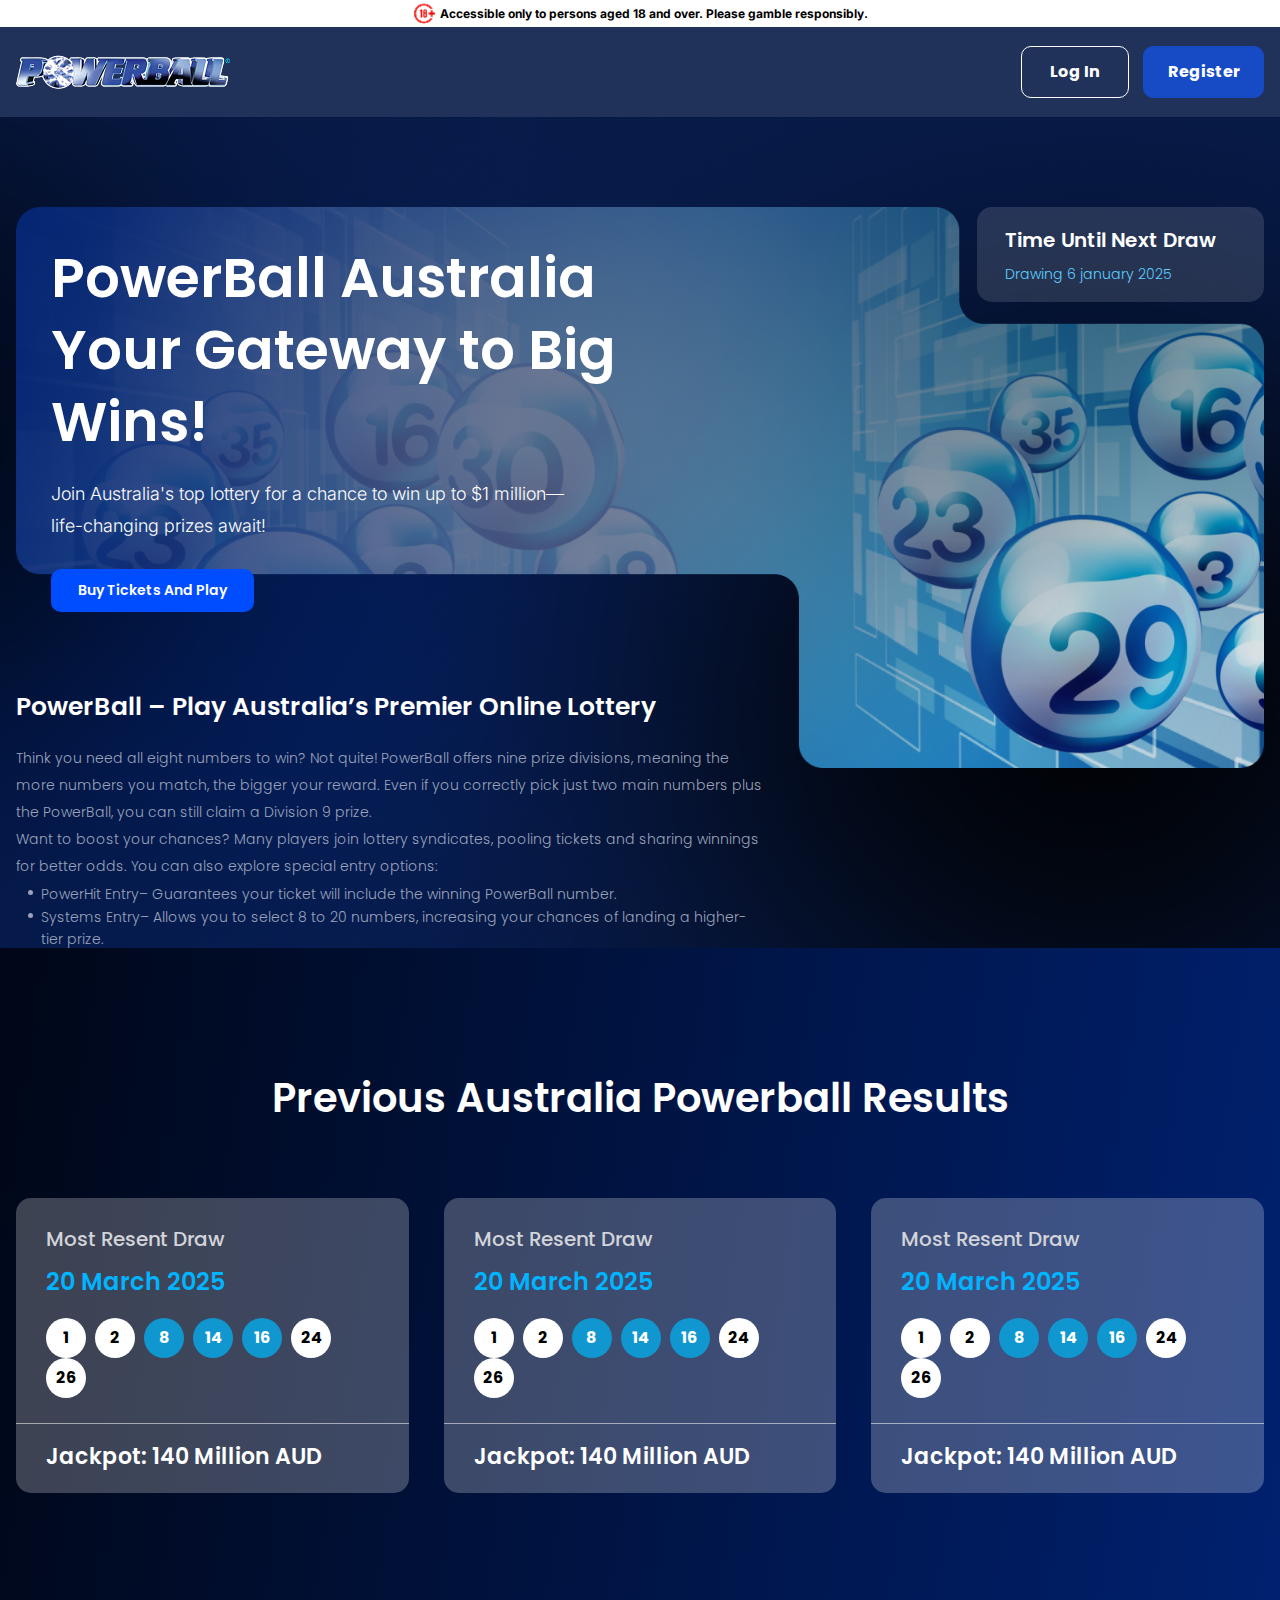
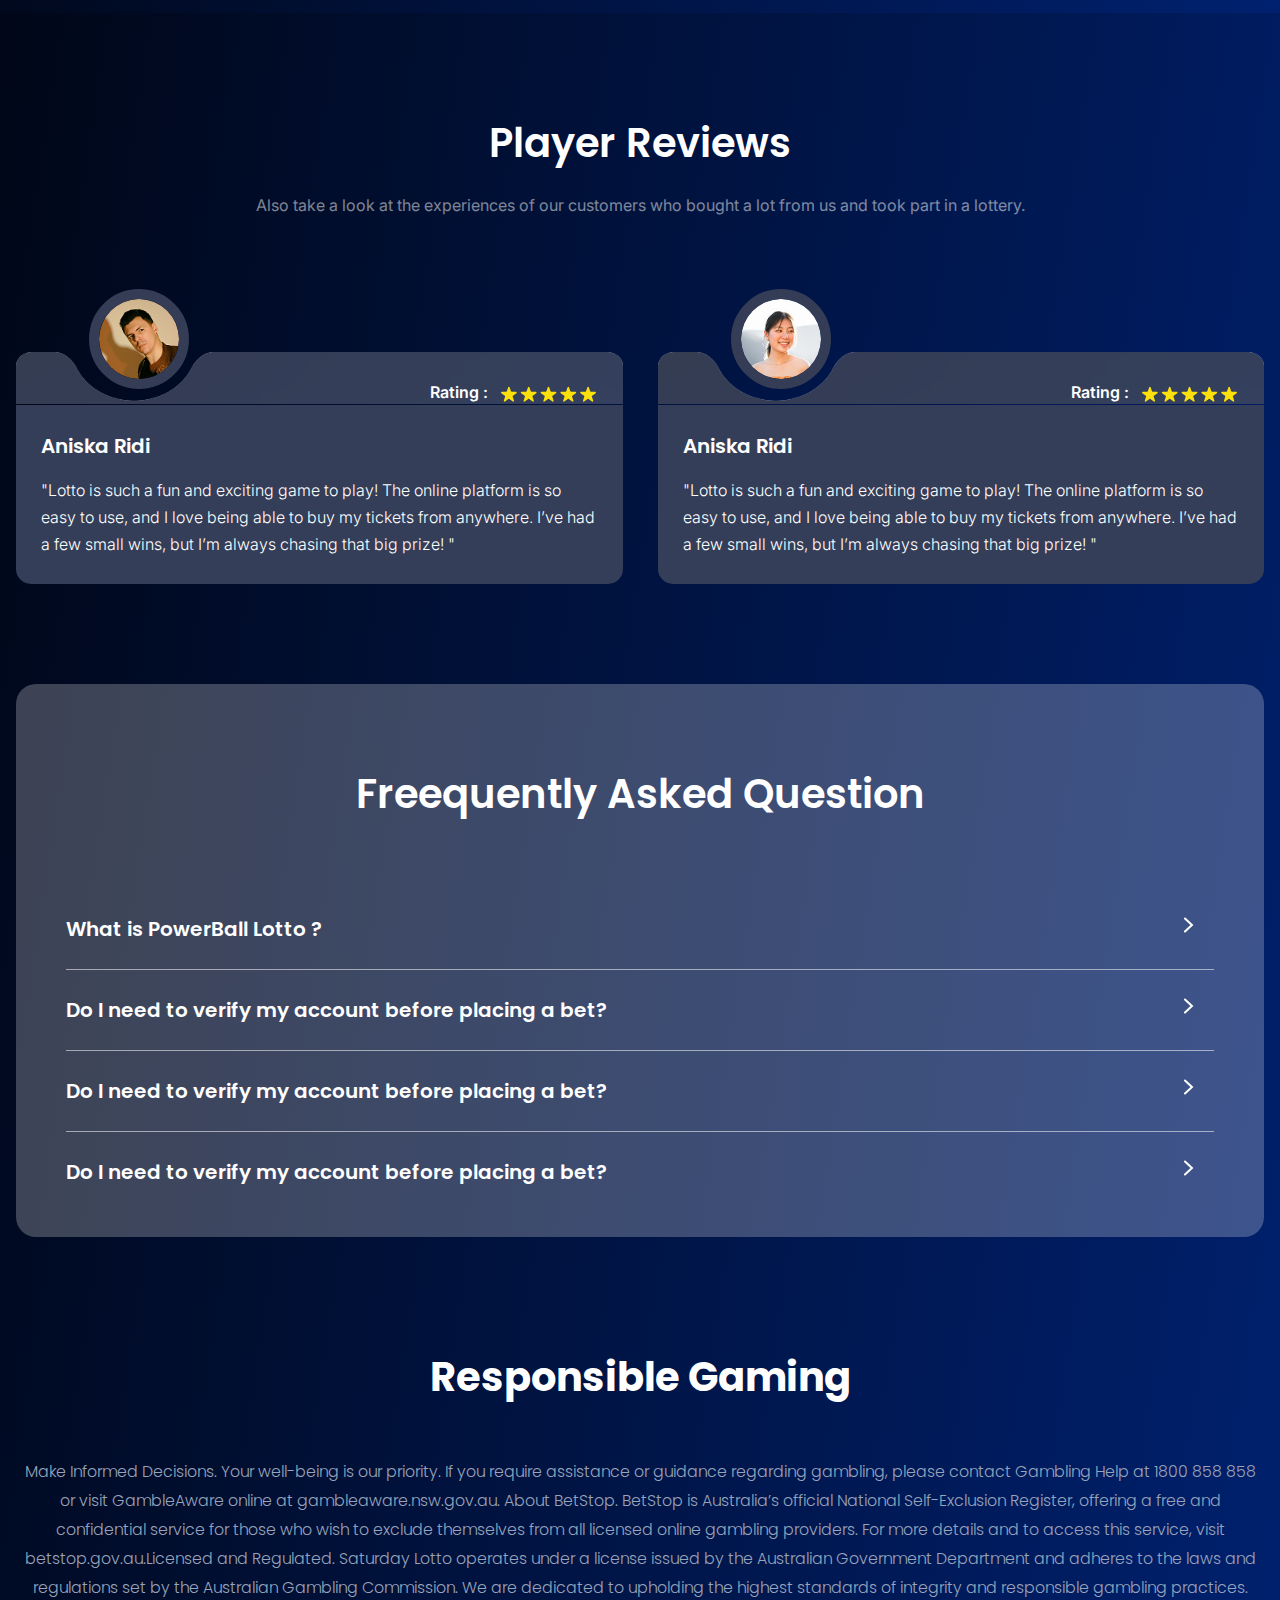
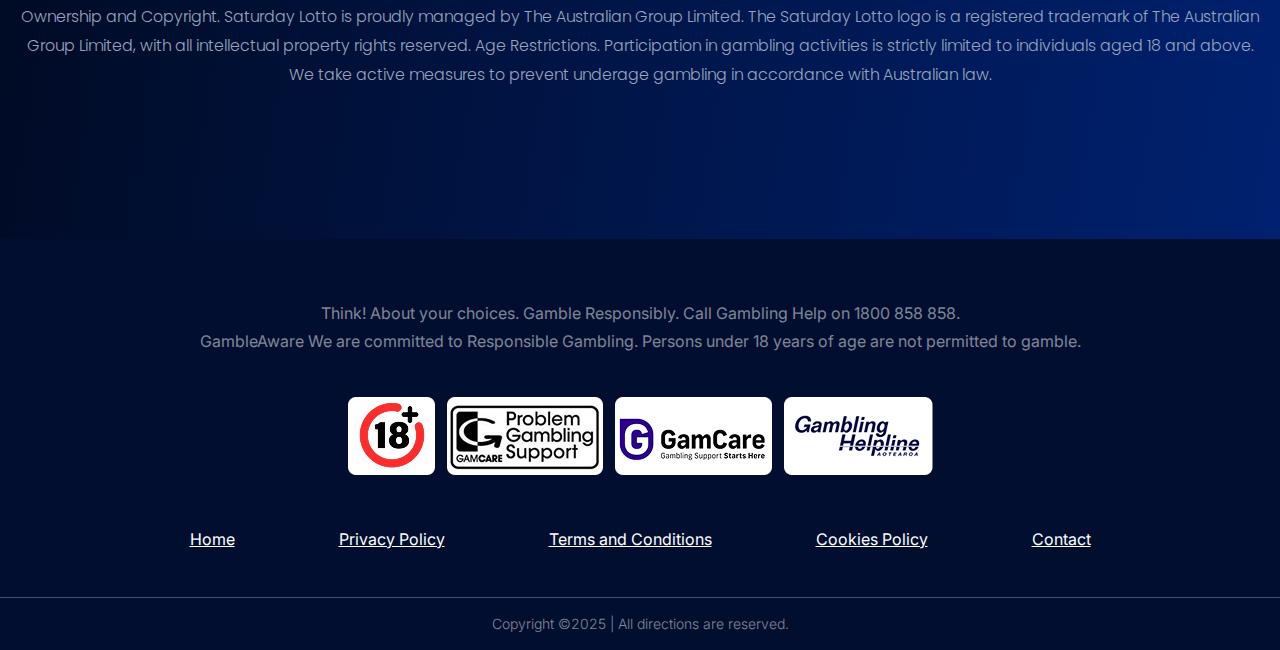
<file: index.html>
<!DOCTYPE html>
<html lang="en-US">
	<head>
		<!-- Meta setup -->
		<meta charset="UTF-8">
		<meta http-equiv="X-UA-Compatible" content="IE=edge">
		<meta name="viewport" content="width=device-width, initial-scale=1, shrink-to-fit=no">
		<meta name="keywords" content="">
		<meta name="decription" content="">
		<meta name="designer" content="">
		
		<!-- Title -->
		<title>Home</title>
		
		<!-- Fav Icon -->
		<link rel="icon" href="img/favicon.png" />
		
		<!-- Main StyleSheet -->
		<link rel="stylesheet" href="style.css" />
		
		<!-- Responsive CSS -->
		<link rel="stylesheet" href="css/responsive.css" />
		
	</head>
	<body>
		<!--[if lte IE 9]>
		<p class="browserupgrade">You are using an <strong>outdated</strong> browser. Please <a href="https://browsehappy.com/">upgrade your browser</a> to improve your experience and security.</p>
		<![endif]-->
		<!-- topheader-area start -->
		<section class="topheader-area">
			<div class="topheader-part">
				<p><img src="img/logo18+.png" alt="images not found" /> Accessible only to persons aged 18 and over. Please gamble responsibly.</p>
			</div>
		</section>
		<!-- topheader-area end -->
		<!-- header-area start -->
		<header class="header-area">
			<div class="container">
				<div class="header-part">
					<!-- logo start-->
					<div class="header-logo">
						<a href="index.html"><img src="img/logo.png" alt="logo" /></a>
					</div>
					<!-- logo end-->
					<!-- header btn start-->
					<div class="header-btn">
						<ul>
							<li><a href="logIn.html">Log In</a></li>
							<li><a href="register.html">Register</a></li>
						</ul>
					</div>
					<!-- header btn end-->
					
				</div>
			</div>
		</header>
		<!-- header-area end -->

		<!-- hero-area start -->
		<section class="hero-area">
			<div class="container">
				<div class="hero-part">
					<img src="img/herobigimg.png" alt="images not found" class="herobigimg" />

					<div class="heroitems">
						<div class="heroitem-left">

							<div class="heroitem1-text">
								<h1>PowerBall Australia Your Gateway to Big Wins!</h1>
								<p>Join Australia's top lottery for a chance to win up to $1 million— <br> life-changing prizes await!</p>
								<a href="#">Buy Tickets and Play</a>
							</div>

							<div class="mbheroitemrtbox">
								<div class="heroitemrtbox">
								<h3>Time Until Next Draw</h3>
								<p>Drawing 6 january 2025</p>
							    </div>
							</div>

							<div class="heroitem2-text">
							<h2>PowerBall – Play Australia’s Premier Online Lottery</h2>
							<h6>Think you need all eight numbers to win? Not quite! PowerBall offers nine prize divisions, meaning the more numbers you match, the bigger your reward. Even if you correctly pick just two main numbers plus the PowerBall, you can still claim a Division 9 prize.</h6>
							<h6>Want to boost your chances? Many players join lottery syndicates, pooling tickets and sharing winnings for better odds. You can also explore special entry options:</h6>
							<ul>
								<li><span></span> <p>PowerHit Entry– Guarantees your ticket will include the winning PowerBall number.</p></li>
								<li><span></span> <p>Systems Entry– Allows you to select 8 to 20 numbers, increasing your chances of landing a higher-tier prize.</p></li>
							</ul>
							</div>
							
						</div>
						<div class="heroitem-right">
							
							<div class="heroitemrtbox">
								<h3>Time Until Next Draw</h3>
								<p>Drawing 6 january 2025</p>
							</div>

						</div>
					</div>
					
					
					
				</div>
			</div>
		</section>
		<!-- hero-area end -->


		<!-- previouspbresults-area start -->
		 <section class="previouspbresults-area">
		 	 <div class="container">
		 	 	 <div class="previouspbresults-hd">
		 	 	 	 <h2>Previous Australia Powerball Results</h2>
		 	 	 </div>
			 	 <div class="previouspbresults-part">
			 	 	 <!-- start -->
			 	 	  <div class="previouspbres-items">
			 	 	  	  <div class="previouspbres-item1">
			 	 	  	  	  <h4>Most Resent Draw</h4>
			 	 	  	  	  <h2>20 March 2025</h2>
			 	 	  	  	  <ul>
			 	 	  	  	  	 <li>1</li>
			 	 	  	  	  	 <li>2</li>
			 	 	  	  	  	 <li class="active">8</li>
			 	 	  	  	  	 <li class="active">14</li>
			 	 	  	  	  	 <li class="active">16</li>
			 	 	  	  	  	 <li>24</li>
			 	 	  	  	  	 <li>26</li>
			 	 	  	  	  </ul>
			 	 	  	  </div>
			 	 	  	  <div class="previouspbres-item2">
			 	 	  	  	  <h3>Jackpot: 140 Million AUD</h3>
			 	 	  	  </div>
			 	 	  </div>
			 	 	 <!-- end-->

			 	 	 <!-- start -->
			 	 	  <div class="previouspbres-items">
			 	 	  	  <div class="previouspbres-item1">
			 	 	  	  	  <h4>Most Resent Draw</h4>
			 	 	  	  	  <h2>20 March 2025</h2>
			 	 	  	  	  <ul>
			 	 	  	  	  	 <li>1</li>
			 	 	  	  	  	 <li>2</li>
			 	 	  	  	  	 <li class="active">8</li>
			 	 	  	  	  	 <li class="active">14</li>
			 	 	  	  	  	 <li class="active">16</li>
			 	 	  	  	  	 <li>24</li>
			 	 	  	  	  	 <li>26</li>
			 	 	  	  	  </ul>
			 	 	  	  </div>
			 	 	  	  <div class="previouspbres-item2">
			 	 	  	  	  <h3>Jackpot: 140 Million AUD</h3>
			 	 	  	  </div>
			 	 	  </div>
			 	 	 <!-- end-->

			 	 	 <!-- start -->
			 	 	  <div class="previouspbres-items">
			 	 	  	  <div class="previouspbres-item1">
			 	 	  	  	  <h4>Most Resent Draw</h4>
			 	 	  	  	  <h2>20 March 2025</h2>
			 	 	  	  	  <ul>
			 	 	  	  	  	 <li>1</li>
			 	 	  	  	  	 <li>2</li>
			 	 	  	  	  	 <li class="active">8</li>
			 	 	  	  	  	 <li class="active">14</li>
			 	 	  	  	  	 <li class="active">16</li>
			 	 	  	  	  	 <li>24</li>
			 	 	  	  	  	 <li>26</li>
			 	 	  	  	  </ul>
			 	 	  	  </div>
			 	 	  	  <div class="previouspbres-item2">
			 	 	  	  	  <h3>Jackpot: 140 Million AUD</h3>
			 	 	  	  </div>
			 	 	  </div>
			 	 	 <!-- end-->
			 	 </div>      
		 	 </div>      
		 </section>
		<!-- previouspbresults-area end -->







		<!-- playerreviews start -->
		<section class="playerreviews-area">
			<div class="container">

				<div class="playerreviews-heading">
					<h2>Player Reviews</h2>
					<p>Also take a look at the experiences of our customers who bought a lot from us and took part in a lottery.</p>
				</div>


				<div class="playerreviews-part">
					

					
					<!-- playerreviews start --->
					 <div class="mainplayerreviews">
					 	 
					 	 <!-- start -->
					 	 <div class="playerreviews-box">
					 	 	 <div class="playerreviews-item1">
					 	 	 	 <div class="reviews-user">
					 	 	 	 	 <img src="img/userimg1.png" alt="images not found" />
					 	 	 	 </div>
					 	 	 	 
					 	 	 </div>


					 	 	 <div class="playerreviews-item2">
					 	 	 	 <div class="reviews-bg cmreviews-bg">
					 	 	 	 	 <img src="img/reviewsbg1.png" alt="images not found" />
					 	 	 	 </div>
					 	 	 	 <div class="reviews-bg mbreviews-bg">
					 	 	 	 	 <img src="img/mbreviewsbg1.png" alt="images not found" />
					 	 	 	 </div>


					 	 	 	 <div class="reviews-rating cmreviews-rating">
					 	 	 	 	 <h6>Rating : <img src="img/star.svg" alt="star"></h6>
					 	 	 	 </div>

					 	 	 	 <div class="innerplayerreviews">
					 	 	 	 	 <div class="reviews-rating mbreviews-rating">
					 	 	 	 	   <h6>Rating : <img src="img/star.svg" alt="star"></h6>
					 	 	 	     </div>

					 	 	 	 	<h2>Aniska Ridi</h2>
					 	 	 	    <p>"Lotto is such a fun and exciting game to play! The online platform is so easy to use, and I love being able to buy my tickets from anywhere. I’ve had a few small wins, but I’m always chasing that big prize! "</p>
					 	 	 	 </div>
					 	 	 </div>

					 	 </div>
					 	 <!-- end-->

					 	 <!-- start -->
					 	 <div class="playerreviews-box">
					 	 	 <div class="playerreviews-item1">
					 	 	 	 <div class="reviews-user">
					 	 	 	 	 <img src="img/userimg2.png" alt="images not found" />
					 	 	 	 </div>
					 	 	 	 
					 	 	 </div>


                             <div class="playerreviews-item2">
					 	 	 	 <div class="reviews-bg cmreviews-bg">
					 	 	 	 	 <img src="img/reviewsbg1.png" alt="images not found" />
					 	 	 	 </div>
					 	 	 	 <div class="reviews-bg mbreviews-bg">
					 	 	 	 	 <img src="img/mbreviewsbg1.png" alt="images not found" />
					 	 	 	 </div>


					 	 	 	 <div class="reviews-rating cmreviews-rating">
					 	 	 	 	 <h6>Rating : <img src="img/star.svg" alt="star"></h6>
					 	 	 	 </div>

					 	 	 	 <div class="innerplayerreviews">
					 	 	 	 	 <div class="reviews-rating mbreviews-rating">
					 	 	 	 	   <h6>Rating : <img src="img/star.svg" alt="star"></h6>
					 	 	 	     </div>

					 	 	 	 	<h2>Aniska Ridi</h2>
					 	 	 	    <p>"Lotto is such a fun and exciting game to play! The online platform is so easy to use, and I love being able to buy my tickets from anywhere. I’ve had a few small wins, but I’m always chasing that big prize! "</p>
					 	 	 	 </div>
					 	 	 </div>

					 	 </div>
					 	 <!-- end-->
					 </div>
					<!-- playerreviews start --->





					<!-- faq start --->
					<div class="faqpart">
						<div class="faq-heading">
							<h2>Freequently Asked Question</h2>
						</div>
						<div class="ziehharmonika">
							<h3>What is PowerBall Lotto ? </h3>
							<div>
								<p>This year the Italy 2024 Lottery starts on September 16, 2024 and ends the January 6, 2025. Players can participate in the daily prize draws announced during the RAI 1 television program “Your business”, from Sunday to Friday from 20:35. The ticket purchased also offers players the opportunity to participate in ’final extraction that will take place on January 6, 2025 during the special episode of the RAI broadcast “Your business ” combined with the Lottery Italia 2024.</p>
								<span></span>
							</div>


							<h3>Do I need to verify my account before placing a bet?</h3>
							<div>
								<p>This year the Italy 2024 Lottery starts on September 16, 2024 and ends the January 6, 2025. Players can participate in the daily prize draws announced during the RAI 1 television program “Your business”, from Sunday to Friday from 20:35. The ticket purchased also offers players the opportunity to participate in ’final extraction that will take place on January 6, 2025 during the special episode of the RAI broadcast “Your business ” combined with the Lottery Italia 2024.</p>
								<span></span>
							</div>
							<h3>Do I need to verify my account before placing a bet?</h3>
							<div>
								<p>This year the Italy 2024 Lottery starts on September 16, 2024 and ends the January 6, 2025. Players can participate in the daily prize draws announced during the RAI 1 television program “Your business”, from Sunday to Friday from 20:35. The ticket purchased also offers players the opportunity to participate in ’final extraction that will take place on January 6, 2025 during the special episode of the RAI broadcast “Your business ” combined with the Lottery Italia 2024.</p>
								<span></span>
							</div>
							<h3 class="faqh3br">Do I need to verify my account before placing a bet?</h3>
							<div>
								<p>This year the Italy 2024 Lottery starts on September 16, 2024 and ends the January 6, 2025. Players can participate in the daily prize draws announced during the RAI 1 television program “Your business”, from Sunday to Friday from 20:35. The ticket purchased also offers players the opportunity to participate in ’final extraction that will take place on January 6, 2025 during the special episode of the RAI broadcast “Your business ” combined with the Lottery Italia 2024.</p>
							</div>
						</div>
					</div>
					<!-- faq end --->



					<!-- responsiblegaming-area start --->
					 <div class="responsiblegaming-area">
					 	 <div class="responsiblegaming-part">
					 	 	  <h2>Responsible Gaming</h2>
					 	 	  <p>Make Informed Decisions. Your well-being is our priority. If you require assistance or guidance regarding gambling, please contact Gambling Help at 1800 858 858 or visit GambleAware online at gambleaware.nsw.gov.au. About BetStop. BetStop is Australia’s official National Self-Exclusion Register, offering a free and confidential service for those who wish to exclude themselves from all licensed online gambling providers. For more details and to access this service, visit betstop.gov.au.Licensed and Regulated. Saturday Lotto operates under a license issued by the Australian Government Department and adheres to the laws and regulations set by the Australian Gambling Commission. We are dedicated to upholding the highest standards of integrity and responsible gambling practices. Ownership and Copyright. Saturday Lotto is proudly managed by The Australian Group Limited. The Saturday Lotto logo is a registered trademark of The Australian Group Limited, with all intellectual property rights reserved. Age Restrictions. Participation in gambling activities is strictly limited to individuals aged 18 and above. We take active measures to prevent underage gambling in accordance with Australian law.</p>
					 	 </div>
					 </div>
					<!-- responsiblegaming-area end --->


					
					
				</div>
			</div>
			
		</section>
		<!-- playerreviews end -->



		<!-- footer-area start -->
		<footer class="footer-area">
			<div class="container">
				<div class="footer-part">
					<div class="footer-text">
						
						<p>Think! About your choices. Gamble Responsibly. Call Gambling Help on 1800 858 858.<br> GambleAware We are committed to Responsible Gambling. Persons under 18 years of age are not permitted to gamble. </p>
					</div>
					<div class="footer-logos">
						<ul>
							<li><a href="#"><img src="img/footerlogo1.png" alt="logo" /></a></li>
							<li><a href="#"><img src="img/footerlogo2.png" alt="logo" /></a></li>
							<li><a href="#"><img src="img/footerlogo3.png" alt="logo" /></a></li>
							<li><a href="#"><img src="img/footerlogo4.png" alt="logo" /></a></li>
						</ul>
					</div>
				</div>
				<div class="footer-nav">
					<ul>
						<li><a href="index.html">Home</a></li>
						<li><a href="privaccypolicy.html">Privacy Policy</a></li>
						<li><a href="terms&conditions.html">Terms and Conditions</a></li>
						<li><a href="cookiepolicy.html">Cookies Policy</a></li>
						<li><a href="#">Contact</a></li>
					</ul>
				</div>
				
			</div>

			<div class="footer-copyright">
					<p>Copyright ©2025 | All directions are reserved.</p>
				</div>

		</footer>
		<!-- footer-area end -->
		
		
		
		
		
		
		<!-- Main jQuery -->
		<script src="https://cdnjs.cloudflare.com/ajax/libs/jquery/3.7.1/jquery.js"></script>
		<!-- Custom jQuery -->
		<script src="js/scripts.js"></script>
		<script src="js/ziehharmonika.js"></script>
		<script>
		$(document).ready(function() {
				$('.ziehharmonika').ziehharmonika({
					collapsible: true
				});
			});
		</script>
		
		<script>
		// Set the date we're counting down to (4 days from now)
		const countdownDate = new Date(new Date().getTime() + 6 * 24 * 60 * 60 * 1000).getTime();
		// Update the countdown every 1 second
		const x = setInterval(function() {
		// Get the current date and time
		const now = new Date().getTime();
		// Find the distance between now and the countdown date
		const distance = countdownDate - now;
		// Time calculations for days, hours, minutes, and seconds
		const days = Math.floor(distance / (1000 * 60 * 60 * 24));
		const hours = Math.floor((distance % (1000 * 60 * 60 * 24)) / (1000 * 60 * 60));
		const minutes = Math.floor((distance % (1000 * 60 * 60)) / (1000 * 60));
		const seconds = Math.floor((distance % (1000 * 60)) / 1000);
		// Display the result in the elements with the corresponding IDs
		document.getElementById("days").innerText = days;
		document.getElementById("hours").innerText = hours;
		document.getElementById("minutes").innerText = minutes;
		document.getElementById("seconds").innerText = seconds;
		// If the countdown is over, display a message
		if (distance < 0) {
		clearInterval(x);
		document.querySelector(".coming-soon h2").innerText = "It's Here!";
		document.querySelector(".timer").style.display = "none";
		}
		}, 1000);
		</script>
		
	</body>
</html>
</file>
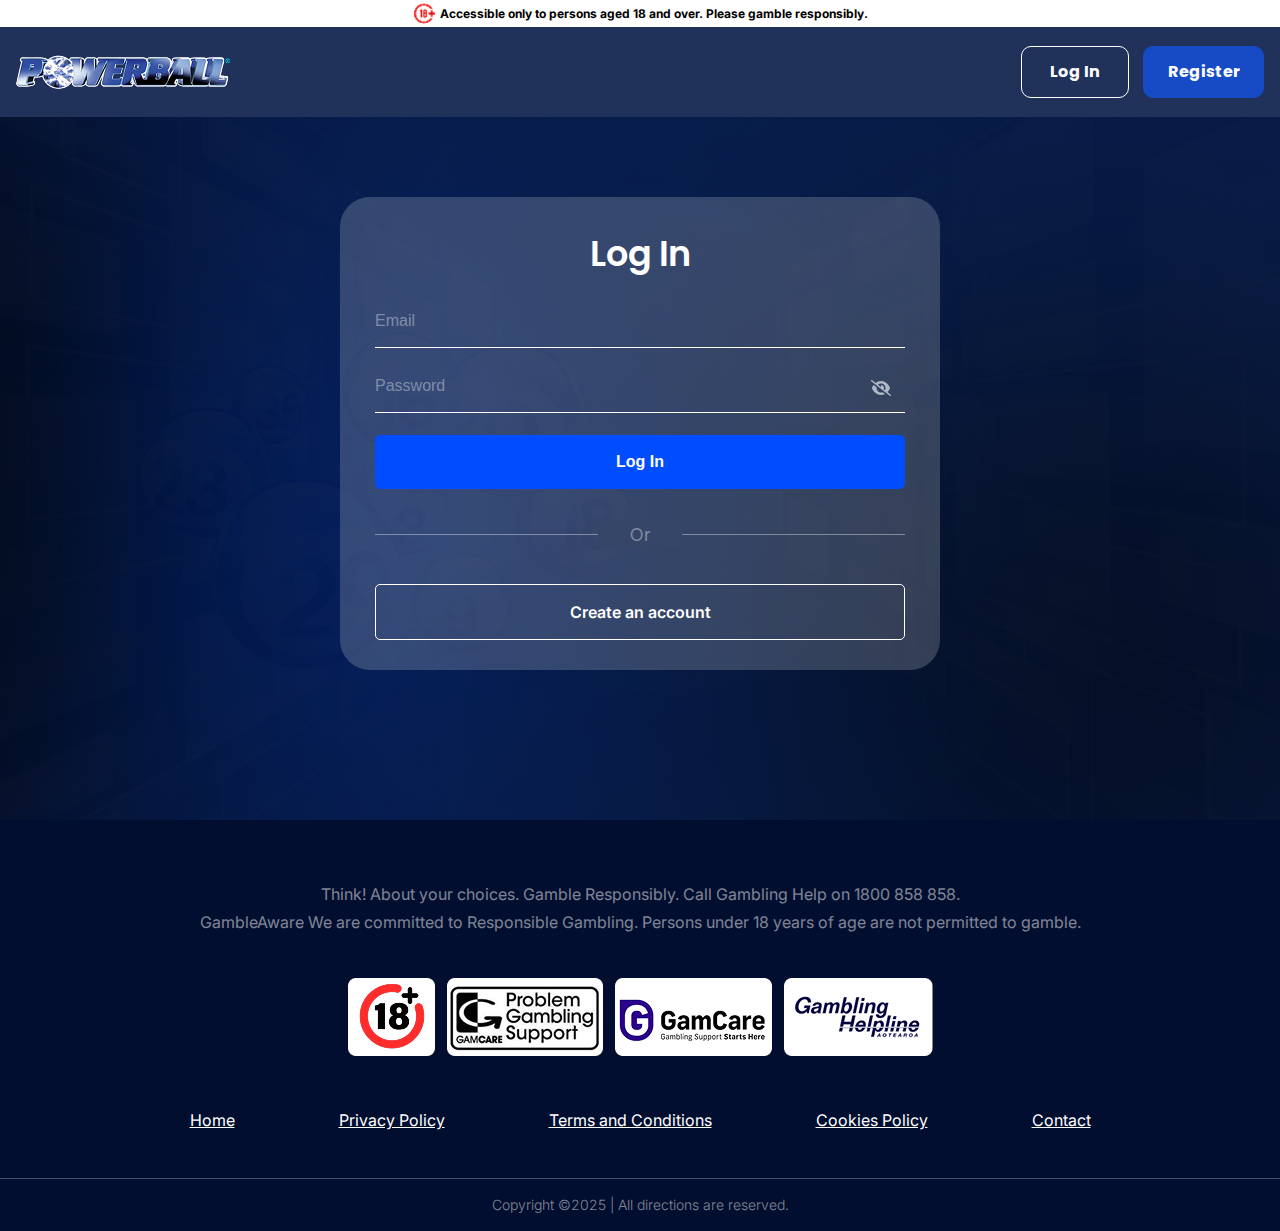
<file: logIn.html>
<!DOCTYPE html>
<html lang="en-US">
	<head>
		<!-- Meta setup -->
		<meta charset="UTF-8">
		<meta http-equiv="X-UA-Compatible" content="IE=edge">
		<meta name="viewport" content="width=device-width, initial-scale=1, shrink-to-fit=no">
		<meta name="keywords" content="">
		<meta name="decription" content="">
		<meta name="designer" content="">
		
		<!-- Title -->
		<title>Log In</title>
		
		<!-- Fav Icon -->
		<link rel="icon" href="img/favicon.png" />
		
		<!-- Main StyleSheet -->
		<link rel="stylesheet" href="style.css" />
		
		<!-- Responsive CSS -->
		<link rel="stylesheet" href="css/responsive.css" />
		
	</head>
	<body>
		<!--[if lte IE 9]>
		<p class="browserupgrade">You are using an <strong>outdated</strong> browser. Please <a href="https://browsehappy.com/">upgrade your browser</a> to improve your experience and security.</p>
		<![endif]-->
		<!-- topheader-area start -->
		<section class="topheader-area">
			<div class="topheader-part">
				<p><img src="img/logo18+.png" alt="images not found" /> Accessible only to persons aged 18 and over. Please gamble responsibly.</p>
			</div>
		</section>
		<!-- topheader-area end -->
		<!-- header-area start -->
		<header class="header-area">
			<div class="container">
				<div class="header-part">
					<!-- logo start-->
					<div class="header-logo">
						<a href="index.html"><img src="img/logo.png" alt="logo" /></a>
					</div>
					<!-- logo end-->
					<!-- header btn start-->
					<div class="header-btn">
						<ul>
							<li><a href="logIn.html">Log In</a></li>
							<li><a href="register.html">Register</a></li>
						</ul>
					</div>
					<!-- header btn end-->
				</div>
			</div>
		</header>
		<!-- header-area end -->
		<!-- form-area start -->
		<section class="form-area">
			<div class="container">
				
				<div class="formbox">
					<div class="formheading">
						<h2>Log In</h2>
					</div>
					<div class="formpart">
						<form action="#" method="POST">
							<!--fromitem start-->
							<div class="fromitems">
								
								<div class="fromitem">
									<input type="email" name="email" placeholder="Email">
								</div>
								
								<div class="password-container">
									<input type="password" id="passwordInput" placeholder="Password">
									<button type="button" class="toggle-password" onclick="togglePassword('passwordInput', 'eyeIcon1')">
									<img id="eyeIcon1" src="img/eyeclose.svg" alt="Show Password">
									</button>
								</div>
								
								
							</div>
							<div class="fromitem2">
								<input type="submit" value="Log In">
							</div>

							<div class="fromitemor">
								<span></span>
								<p>or</p>
							</div>

							<div class="createant">
								<a href="#">Create an account</a>
							</div>
							
							<!--fromitem end-->
						</form>
						
					</div>
				</div>
			</div>
		</section>
		<!-- form-area end -->


		<!-- footer-area start -->
		<footer class="footer-area">
			<div class="container">
				<div class="footer-part">
					<div class="footer-text">
						
						<p>Think! About your choices. Gamble Responsibly. Call Gambling Help on 1800 858 858.<br> GambleAware We are committed to Responsible Gambling. Persons under 18 years of age are not permitted to gamble. </p>
					</div>
					<div class="footer-logos">
						<ul>
							<li><a href="#"><img src="img/footerlogo1.png" alt="logo" /></a></li>
							<li><a href="#"><img src="img/footerlogo2.png" alt="logo" /></a></li>
							<li><a href="#"><img src="img/footerlogo3.png" alt="logo" /></a></li>
							<li><a href="#"><img src="img/footerlogo4.png" alt="logo" /></a></li>
						</ul>
					</div>
				</div>
				<div class="footer-nav">
					<ul>
						<li><a href="index.html">Home</a></li>
						<li><a href="privaccypolicy.html">Privacy Policy</a></li>
						<li><a href="terms&conditions.html">Terms and Conditions</a></li>
						<li><a href="cookiepolicy.html">Cookies Policy</a></li>
						<li><a href="#">Contact</a></li>
					</ul>
				</div>
				
			</div>

			<div class="footer-copyright">
					<p>Copyright ©2025 | All directions are reserved.</p>
				</div>

		</footer>
		<!-- footer-area end -->
		
		
		
		
		<!-- Main jQuery -->
		<script src="https://cdnjs.cloudflare.com/ajax/libs/jquery/3.7.1/jquery.js"></script>
		<!-- Custom jQuery -->
		<script src="js/scripts.js"></script>
		<script>
		function togglePassword(inputId, iconId) {
		const passwordInput = document.getElementById(inputId);
		const eyeIcon = document.getElementById(iconId);
		if (passwordInput.type === "password") {
		passwordInput.type = "text";
		eyeIcon.src = "img/eye.svg";  // Change to "eyeclose.svg"
		} else {
		passwordInput.type = "password";
		eyeIcon.src = "img/eyeclose.svg";  // Change back to "eye.svg"
		}
		}
		</script>
		
		
	</body>
</html>
</file>
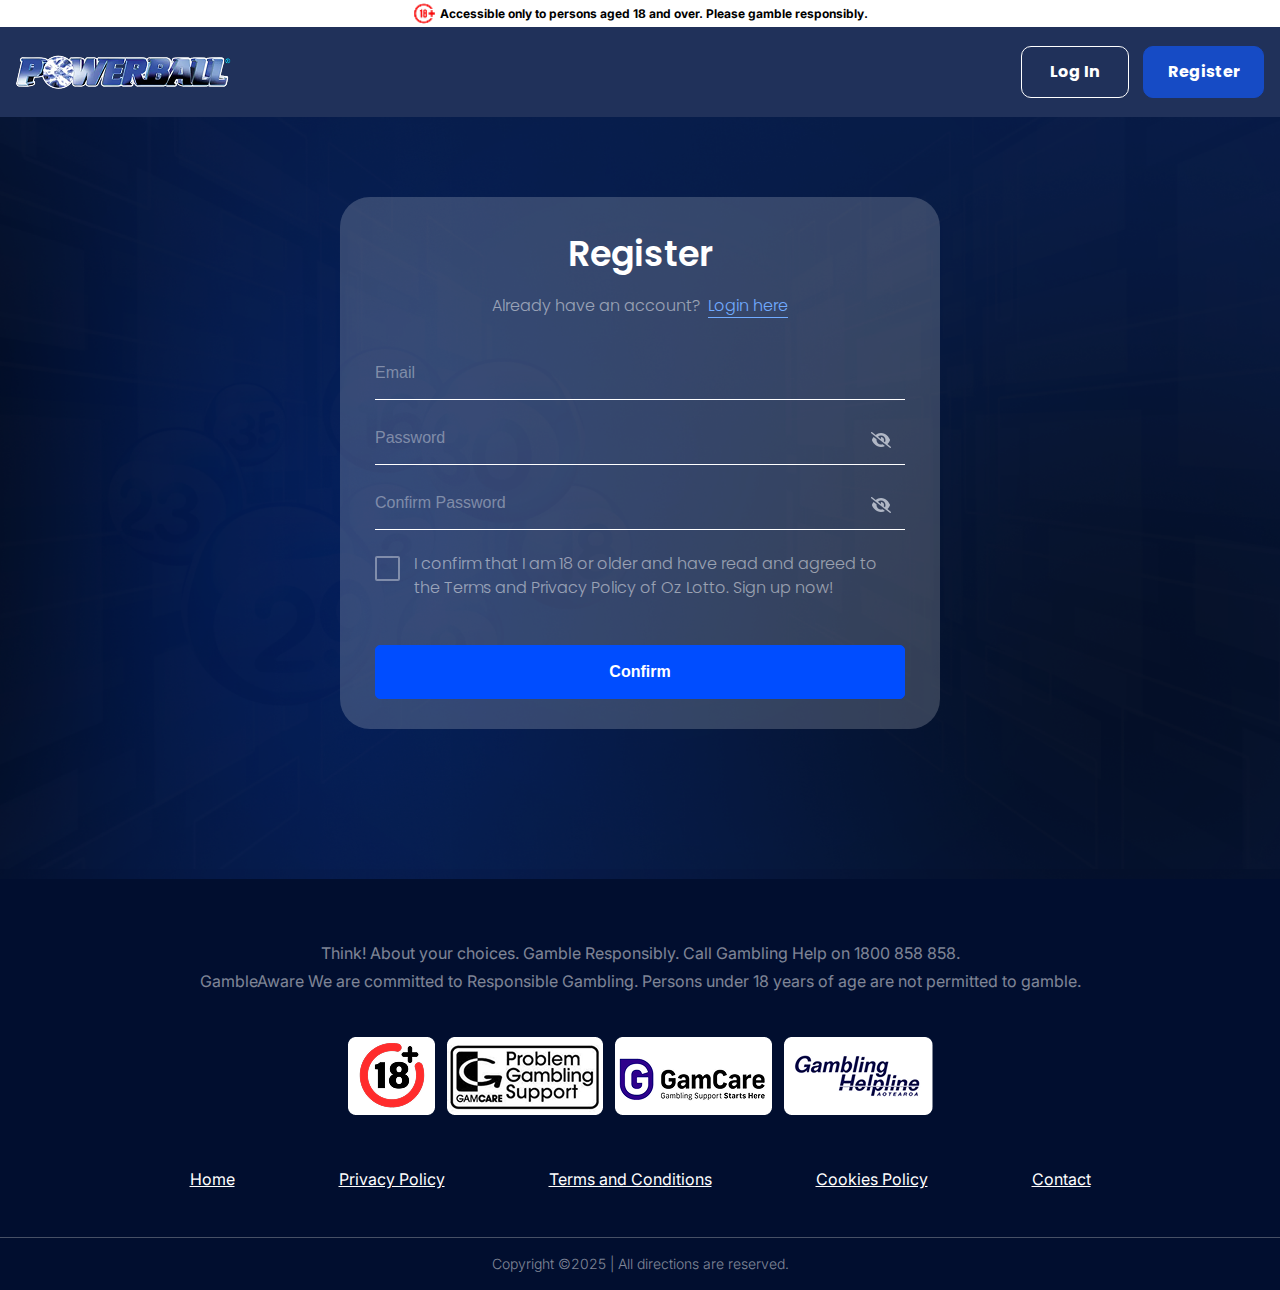
<file: register.html>
<!DOCTYPE html>
<html lang="en-US">
	<head>
		<!-- Meta setup -->
		<meta charset="UTF-8">
		<meta http-equiv="X-UA-Compatible" content="IE=edge">
		<meta name="viewport" content="width=device-width, initial-scale=1, shrink-to-fit=no">
		<meta name="keywords" content="">
		<meta name="decription" content="">
		<meta name="designer" content="">
		
		<!-- Title -->
		<title>Register</title>
		
		<!-- Fav Icon -->
		<link rel="icon" href="img/favicon.png" />
		
		<!-- Main StyleSheet -->
		<link rel="stylesheet" href="style.css" />
		
		<!-- Responsive CSS -->
		<link rel="stylesheet" href="css/responsive.css" />
		
	</head>
	<body>
		<!--[if lte IE 9]>
		<p class="browserupgrade">You are using an <strong>outdated</strong> browser. Please <a href="https://browsehappy.com/">upgrade your browser</a> to improve your experience and security.</p>
		<![endif]-->
		<!-- topheader-area start -->
		<section class="topheader-area">
			<div class="topheader-part">
				<p><img src="img/logo18+.png" alt="images not found" /> Accessible only to persons aged 18 and over. Please gamble responsibly.</p>
			</div>
		</section>
		<!-- topheader-area end -->
		<!-- header-area start -->
		<header class="header-area">
			<div class="container">
				<div class="header-part">
					<!-- logo start-->
					<div class="header-logo">
						<a href="index.html"><img src="img/logo.png" alt="logo" /></a>
					</div>
					<!-- logo end-->
					<!-- header btn start-->
					<div class="header-btn">
						<ul>
							<li><a href="logIn.html">Log In</a></li>
							<li><a href="register.html">Register</a></li>
						</ul>
					</div>
					<!-- header btn end-->
					
				</div>
			</div>
		</header>
		<!-- header-area end -->
		<!-- form-area start -->
		<section class="form-area">
			<div class="container">
				
				<div class="formbox">
					<div class="formheading">
						<h2>Register</h2>
					</div>
					<div class="fromitem3">
						<h6>Already  have an account? <a href="#">Login here</a></h6>
					</div>
					<div class="formpart">
						<form action="#" method="POST">
							<!--fromitem start-->
							<div class="fromitems">
								
								
								<div class="fromitem">
									<input type="email" name="email" placeholder="Email">
								</div>
								
								<div class="password-container">
									<input type="password" id="passwordInput" placeholder="Password">
									<button type="button" class="toggle-password" onclick="togglePassword('passwordInput', 'eyeIcon1')">
									<img id="eyeIcon1" src="img/eyeclose.svg" alt="Show Password">
									</button>
								</div>
								<!-- Confirm Password Field -->
								<div class="password-container">
									<input type="password" id="confirmPasswordInput" placeholder="Confirm Password">
									<button type="button" class="toggle-password" onclick="togglePassword('confirmPasswordInput', 'eyeIcon2')">
									<img id="eyeIcon2" src="img/eyeclose.svg" alt="Show Password">
									</button>
								</div>
								
								
							</div>
							<div class="maincheckbox">
								<label class="checkboxpart">
									I confirm that I am 18 or older and have read and agreed to the Terms and Privacy Policy of Oz Lotto. Sign up now!
									<input type="checkbox">
									<span class="checkmark"></span>
								</label>
								
							</div>
							<div class="fromitem2">
								<input type="submit" value="Confirm">
							</div>
							
							<!--fromitem end-->
						</form>
						
					</div>
				</div>
			</div>
		</section>
		<!-- form-area end -->


		<!-- footer-area start -->
		<footer class="footer-area">
			<div class="container">
				<div class="footer-part">
					<div class="footer-text">
						
						<p>Think! About your choices. Gamble Responsibly. Call Gambling Help on 1800 858 858.<br> GambleAware We are committed to Responsible Gambling. Persons under 18 years of age are not permitted to gamble. </p>
					</div>
					<div class="footer-logos">
						<ul>
							<li><a href="#"><img src="img/footerlogo1.png" alt="logo" /></a></li>
							<li><a href="#"><img src="img/footerlogo2.png" alt="logo" /></a></li>
							<li><a href="#"><img src="img/footerlogo3.png" alt="logo" /></a></li>
							<li><a href="#"><img src="img/footerlogo4.png" alt="logo" /></a></li>
						</ul>
					</div>
				</div>
				<div class="footer-nav">
					<ul>
						<li><a href="index.html">Home</a></li>
						<li><a href="privaccypolicy.html">Privacy Policy</a></li>
						<li><a href="terms&conditions.html">Terms and Conditions</a></li>
						<li><a href="cookiepolicy.html">Cookies Policy</a></li>
						<li><a href="#">Contact</a></li>
					</ul>
				</div>
				
			</div>

			<div class="footer-copyright">
					<p>Copyright ©2025 | All directions are reserved.</p>
				</div>

		</footer>
		<!-- footer-area end -->
		
		
		
		
		
		
		
		
		
		
		
		<!-- Main jQuery -->
		<script src="https://cdnjs.cloudflare.com/ajax/libs/jquery/3.7.1/jquery.js"></script>
		<!-- Custom jQuery -->
		<script src="js/scripts.js"></script>
		<script>
		function togglePassword(inputId, iconId) {
		const passwordInput = document.getElementById(inputId);
		const eyeIcon = document.getElementById(iconId);
		if (passwordInput.type === "password") {
		passwordInput.type = "text";
		eyeIcon.src = "img/eye.svg";  // Change to "eyeclose.svg"
		} else {
		passwordInput.type = "password";
		eyeIcon.src = "img/eyeclose.svg";  // Change back to "eye.svg"
		}
		}
		</script>
		
		
	</body>
</html>
</file>
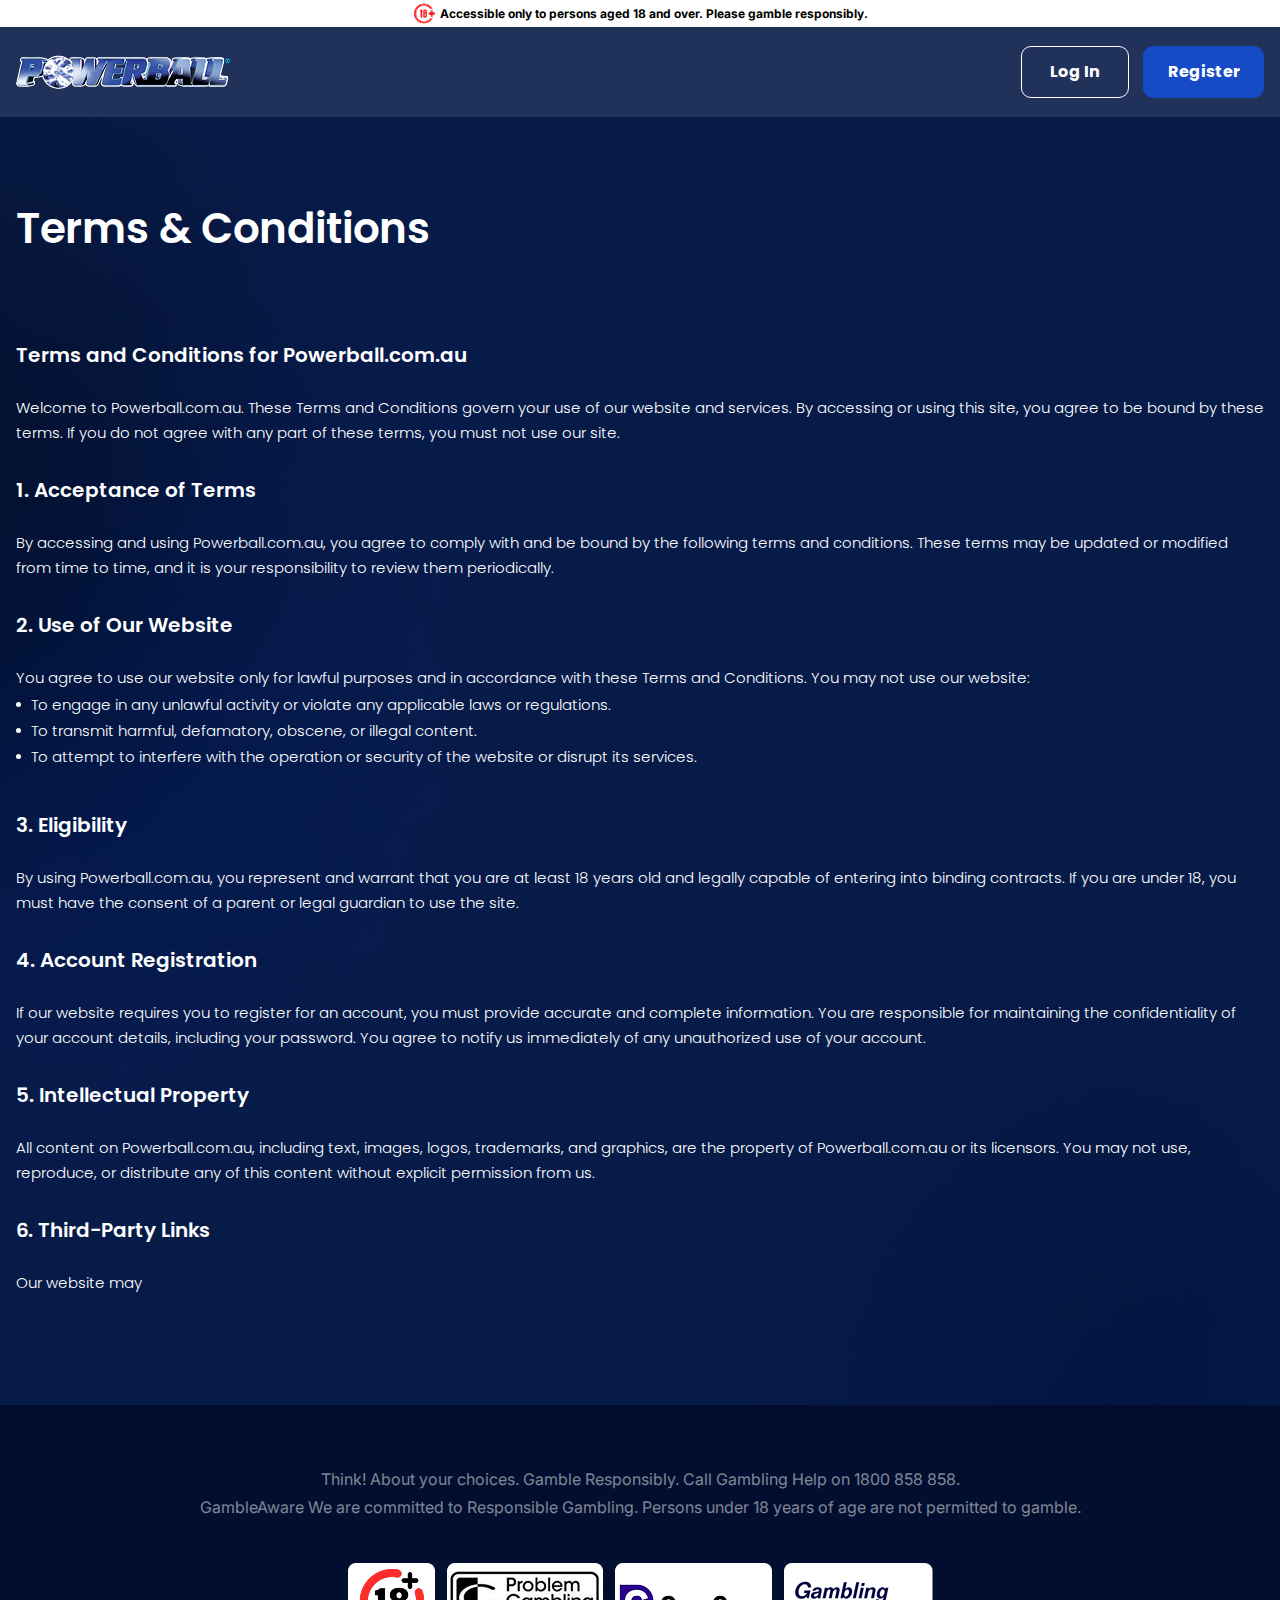
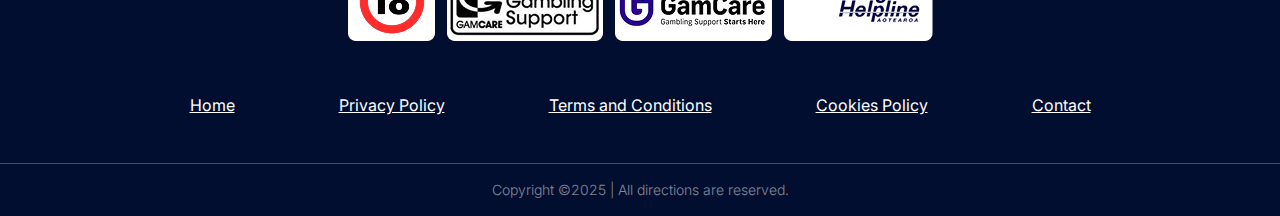
<file: terms&conditions.html>
<!DOCTYPE html>
<html lang="en-US">
	<head>
		<!-- Meta setup -->
		<meta charset="UTF-8">
		<meta http-equiv="X-UA-Compatible" content="IE=edge">
		<meta name="viewport" content="width=device-width, initial-scale=1, shrink-to-fit=no">
		<meta name="keywords" content="">
		<meta name="decription" content="">
		<meta name="designer" content="">
		
		<!-- Title -->
		<title>Terms & Conditions</title>
		
		<!-- Fav Icon -->
		<link rel="icon" href="img/favicon.png" />
		
		<!-- Main StyleSheet -->
		<link rel="stylesheet" href="style.css" />
		
		<!-- Responsive CSS -->
		<link rel="stylesheet" href="css/responsive.css" />
		
	</head>
	<body>
		<!--[if lte IE 9]>
		<p class="browserupgrade">You are using an <strong>outdated</strong> browser. Please <a href="https://browsehappy.com/">upgrade your browser</a> to improve your experience and security.</p>
		<![endif]-->
		<!-- topheader-area start -->
		<section class="topheader-area">
			<div class="topheader-part">
				<p><img src="img/logo18+.png" alt="images not found" /> Accessible only to persons aged 18 and over. Please gamble responsibly.</p>
			</div>
		</section>
		<!-- topheader-area end -->
		<!-- header-area start -->
		<header class="header-area headerarea">
			<div class="container">
				<div class="header-part">
					<!-- logo start-->
					<div class="header-logo">
						<a href="index.html"><img src="img/logo.png" alt="logo" /></a>
					</div>
					<!-- logo end-->
					<!-- header btn start-->
					<div class="header-btn">
						<ul>
							<li><a href="logIn.html">Log In</a></li>
							<li><a href="register.html">Register</a></li>
						</ul>
					</div>
					<!-- header btn end-->
					
				</div>
			</div>
		</header>
		<!-- header-area end -->


		<!-- newtext-area start -->
		<section class="newtext-area">
			<div class="container">
				
				<div class="newtext-part">
					<div class="newtext-heading">
						<h2>Terms & Conditions</h2>
					</div>
					<div class="newtext-item1 ">
						<h3>Terms and Conditions for Powerball.com.au</h3>
						<p>Welcome to Powerball.com.au. These Terms and Conditions govern your use of our website and services. By accessing or using this site, you agree to be bound by these terms. If you do not agree with any part of these terms, you must not use our site.</p>
					</div>

					<div class="newtext-item1 ">
						<h3>1. Acceptance of Terms</h3>
						<p>By accessing and using Powerball.com.au, you agree to comply with and be bound by the following terms and conditions. These terms may be updated or modified from time to time, and it is your responsibility to review them periodically.</p>
					</div>

					<div class="newtext-item2 ">
						<h3>2. Use of Our Website</h3>
						<h6>You agree to use our website only for lawful purposes and in accordance with these Terms and Conditions. You may not use our website:</h6>
						<ul>
							<li><span></span> <p>To engage in any unlawful activity or violate any applicable laws or regulations.</p></li>

							<li><span></span> <p>To transmit harmful, defamatory, obscene, or illegal content.</p></li>

							<li><span></span> <p>To attempt to interfere with the operation or security of the website or disrupt its services.</p></li>
						</ul>
					</div>



					<div class="newtext-item1 ">
						<h3>3. Eligibility</h3>
						<p>By using Powerball.com.au, you represent and warrant that you are at least 18 years old and legally capable of entering into binding contracts. If you are under 18, you must have the consent of a parent or legal guardian to use the site.</p>
					</div>

					<div class="newtext-item1 ">
						<h3>4. Account Registration</h3>
						<p>If our website requires you to register for an account, you must provide accurate and complete information. You are responsible for maintaining the confidentiality of your account details, including your password. You agree to notify us immediately of any unauthorized use of your account.</p>
					</div>

					<div class="newtext-item1 ">
						<h3>5. Intellectual Property</h3>
						<p>All content on Powerball.com.au, including text, images, logos, trademarks, and graphics, are the property of Powerball.com.au or its licensors. You may not use, reproduce, or distribute any of this content without explicit permission from us.</p>
					</div>

					<div class="newtext-item1 ">
						<h3>6. Third-Party Links</h3>
						<p>Our website may</p>
					</div>


					
				</div>
			</div>
		</section>
		<!-- newtext-area end -->






		<!-- footer-area start -->
		<footer class="footer-area">
			<div class="container">
				<div class="footer-part">
					<div class="footer-text">
						
						<p>Think! About your choices. Gamble Responsibly. Call Gambling Help on 1800 858 858.<br> GambleAware We are committed to Responsible Gambling. Persons under 18 years of age are not permitted to gamble. </p>
					</div>
					<div class="footer-logos">
						<ul>
							<li><a href="#"><img src="img/footerlogo1.png" alt="logo" /></a></li>
							<li><a href="#"><img src="img/footerlogo2.png" alt="logo" /></a></li>
							<li><a href="#"><img src="img/footerlogo3.png" alt="logo" /></a></li>
							<li><a href="#"><img src="img/footerlogo4.png" alt="logo" /></a></li>
						</ul>
					</div>
				</div>
				<div class="footer-nav">
					<ul>
						<li><a href="index.html">Home</a></li>
						<li><a href="privaccypolicy.html">Privacy Policy</a></li>
						<li><a href="terms&conditions.html">Terms and Conditions</a></li>
						<li><a href="cookiepolicy.html">Cookies Policy</a></li>
						<li><a href="#">Contact</a></li>
					</ul>
				</div>
				
			</div>

			<div class="footer-copyright">
					<p>Copyright ©2025 | All directions are reserved.</p>
				</div>

		</footer>
		<!-- footer-area end -->
		
		
		<!-- Main jQuery -->
		<script src="https://cdnjs.cloudflare.com/ajax/libs/jquery/3.7.1/jquery.js"></script>
		<!-- Custom jQuery -->
		<script src="js/scripts.js"></script>
		
		
	</body>
</html>
</file>
<file: style.css>
@import url('https://fonts.googleapis.com/css2?family=Inter:ital,opsz,wght@0,14..32,100..900;1,14..32,100..900&family=Poppins:ital,wght@0,100;0,200;0,300;0,400;0,500;0,600;0,700;0,800;0,900;1,100;1,200;1,300;1,400;1,500;1,600;1,700;1,800;1,900&display=swap');

* {
    padding: 0;
    margin: 0;
    list-style-type: none;
}

body {	
    font-family: "Poppins", sans-serif;
    font-size: 16px;
    font-weight: 400;    
	background: #fff;
	color: #333333;	
}

a,a:hover {
    text-decoration: none;
}

ul {
    list-style-type: none;
    padding: 0;
    margin: 0;
}

::selection {
    color: white; 
    background: #ff7675;
}

::-webkit-selection {
    color: white; 
    background: #ff7675;
}

::-moz-selection {
    color: white; 
    background: #ff7675;
}


/*--- topheader-area start ---*/
.topheader-area {
   background-color: #fff;
   padding: 2px 0;
}

.topheader-part p {
    font-family: "Inter", sans-serif;
    color: #000000;
    font-size: 12px;
    margin: 0;
    font-weight: bold;
    text-align: center;
    display: flex;
    align-items: center;
    justify-content: center;
}

.topheader-part p img {
    width: 23px;
    height: 23px;
    display: block;
    margin-right: 4px;
}

/*--- header-area start ---*/
.header-area {
    background-color: #20315a;
    padding: 15px 0;
}

.header-part {
    display: flex;
    align-items: center;
    justify-content: space-between;
}

.header-logo img {
    max-width: 100%;
    display: block;
}


.header-btn ul {
    padding: 0;
    margin: 0;
    list-style-type: none;
    text-align: right;
}

.header-btn ul li {
    display: inline-block;
    padding-left: 10px;
}


.header-btn ul li:nth-child(1) a {
    color: #fff;
    font-size: 16px;
    font-weight: bold;
    width: 106px;
    height: 50px;
    display: block;
    text-align: center;
    line-height: 50px;
    border-radius: 10px;
    transition: 0.3s all ease;
    border: 1px solid #fff;
}

.header-btn ul li:nth-child(1) a:hover {
    background-color: #164BC5;
    border: 1px solid #164BC5;
}


.header-btn ul li:nth-child(2) a {
    color: #fff;
    font-size: 16px;
    font-weight: bold;
    width: 119px;
    height: 50px;
    display: block;
    background-color: #164BC5;
    text-align: center;
    line-height: 50px;
    border-radius: 10px;
    transition: 0.3s all ease;
    border: 1px solid #164BC5;
}

.header-btn ul li:nth-child(2) a:hover {
    background-color: #fff;
    color: #000;
}



.container {
    max-width: 1280px;
    display: block;
    margin: auto;
    padding: 0 16px;
}










/*--- footer-area start ---*/
.footer-area {
    background-color: #010E2F;
    padding: 60px 0;
    padding-bottom: 0px;
}

.footer-part {

}


.footer-text p {
    font-family: "Inter", sans-serif;
    color: #ffffff80;
    font-size: 16px;
    line-height: 28px;
    margin: 0;
    font-weight: 400;
    text-align: center;
}

.footer-logos ul {
    padding: 0;
    margin: 0;
    list-style-type: none;
    padding-top: 42px;
    text-align: center;
}

.footer-logos ul li {
    display: inline-block;
    margin: 0 4px;
}

.footer-logos ul li:first-child {
    margin-left: 0px;
}

.footer-logos ul li:last-child {
    margin-right: 0px;
}




.footer-logos ul li a img {
    max-width: 100%;
    display: block;   
}


.footer-nav {
    padding: 45px 0;
}


.footer-nav ul {
    padding: 0;
    margin: 0;
    list-style-type: none;
    text-align: center;
}

.footer-nav ul li {
    display: inline-block;
    padding: 0 50px;
}

.footer-nav ul li:first-child {
    padding-left: 0px;
}

.footer-nav ul li:last-child {
    padding-right: 0px;
}




.footer-nav ul li a {
    font-family: "Inter", sans-serif;
    color: #fff;
    font-size: 16px;
    font-weight: 400;
    display: block;
    text-decoration: underline;
    transition: 0.3s all ease;
}

.footer-nav ul li a:hover {
    color: #004DFF;
}





.footer-copyright {
    border-top: 1px solid #cacaca59;
    padding: 16px 0;
}

.footer-copyright p {
    font-family: "Inter", sans-serif;
    color: #ffffff80;
    font-size: 14px;
    text-align: center;
    margin: 0;
    font-weight: 300;
    line-height: 20px;
}


/*--- newtext-area start ---*/
.newtext-area {
    background-image: url(img/bg5.png);
    background-position: top;
    background-repeat: no-repeat;
    background-size: cover;
    padding: 80px 0;
}



.newtext-heading {
    padding-bottom: 80px;
}


.newtext-heading h2 {
    color: #fff;
    font-size: 42px;
    font-weight: 600;
    margin: 0;
}

.newtext-item1 {
    padding-bottom: 30px;    
}

.newtext-item1 h3 {
    color: #fff;
    font-size: 20px;
    font-weight: 600;
    margin: 0;
    padding-bottom: 25px;
}

.newtext-item1 p {
    color: #fff;
    font-size: 15px;
    margin: 0;
    font-weight: 300;
    line-height: 25px;   
}











.newtext-item2 {
    padding-bottom: 30px;    
}

.newtext-item2 h3 {
    color: #fff;
    font-size: 20px;
    font-weight: 600;
    margin: 0;
    padding-bottom: 25px;
}

.newtext-item2 h6 {
    color: #fff;
    font-size: 15px;
    margin: 0;
    font-weight: 300;
    padding-bottom: 0px;
    line-height: 25px;   
}

.newtext-item2 ul {
    padding: 0;
    margin: 0;
    list-style-type: none;
    padding-top: 12px;
}

.newtext-item2 ul li {
    display: block;
    padding-bottom: 12px;
}

.newtext-item2 ul li span {
    width: 5px;
    height: 5px;
    display: block;
    background-color: #fff;
    border-radius: 15px;
}

.newtext-item2 ul li p {
    color: #fff;
    font-size: 15px;
    margin: 0;
    font-weight: 300;
    padding-bottom: 0px;
    line-height: 23px;
    padding-left: 15px;
    margin-top: -14px;   
}




/*--- form-area start ---*/
.form-area {
    background-image: url(img/bg6.png);
    background-position: top;
    background-repeat: no-repeat;
    background-size: cover;
    padding: 150px 0;
    padding-top: 80px;
}

.formbox {
    width: 600px;
    display: block;
    margin: auto;
    border-radius: 30px;
    background-color: #ffffff30;
    padding: 30px 35px;
    box-sizing: border-box
}

.formheading {
    padding-bottom: 15px;
}

.formheading h2 {
    color: #fff;
    font-size: 35px;
    text-align: center;
    font-weight: 600;
}



.formpart input {
    font-family: "Open Sans", sans-serif;
    color: #fff;
    font-size: 16px;
    font-weight: 400;
    width: 100%;
    padding: 17px 0px;
    box-sizing: border-box;
    border-radius: 0;
    margin-bottom: 12px;
    background-color: #ffffff00;
    border: none;
    outline: none;
    border-bottom: 1px solid #FFFFFF;
}

.formpart input::placeholder {
   color: #ffffff61;
   font-size: 16px;
   font-weight: 400;
}

.formpart input[type="submit"] {
   background-color: #004DFF;
    color: #fff;
    font-size: 16px;
    font-weight: 600;
    cursor: pointer;
    border: 1px solid #004DFF;
    border-radius: 5px;
    transition: 0.3s all ease;
    margin-bottom: 0px;
}

.formpart input[type="submit"]:hover {
    background-color: #ffffff00;
    color: #fff;
    border: 1px solid #fff;
}

.fromitems p {
    color: #ffffff61;
    font-size: 14px;
    line-height: 24px;
    margin: 0;
    font-style: italic;
    font-weight: 300;  
}
.fromitems {
    padding-bottom: 10px;
}


.fromitem3 {
    padding-bottom: 30px;
}

.fromitem3 h6 {
    color: #ffffff80;
    font-size: 16px;
    line-height: 22px;
    margin: 0;
    font-weight: 300;
    text-align: center;  
}

.fromitem3 h6 a {
    color: #71ABFF;
    border-bottom: 1px solid #71ABFF;
    margin-left: 3px;
    transition: 0.3s all ease;
}

.fromitem3 h6 a:hover {
  color: #fff;
  border-bottom: 1px solid #fff;
}

.fromitem3 h5 {
    color: #ffffff80;
    font-size: 16px;
    line-height: 22px;
    margin: 0;
    font-weight: 300;
    text-align: center;
    padding-top: 10px; 
}

.fromitem3 h5 a {
    color: #C39804;
    border-bottom: 1px solid #C39804;
    margin-left: 3px;
    transition: 0.3s all ease;

}

.fromitem3 h5 a:hover {
  color: #fff;
  border-bottom: 1px solid #fff;
}



.maincheckbox {
    padding-bottom: 45px;
}


.checkboxpart {
    display: block;
    position: relative;
    padding-left: 39px;
    cursor: pointer;
    -webkit-user-select: none;
    -moz-user-select: none;
    -ms-user-select: none;
    user-select: none;
    color: #ffffff80;
    font-size: 16px;
    line-height: 24px;
    font-weight: 300;
}

.checkboxpart input {
  position: absolute;
  opacity: 0;
  cursor: pointer;
  height: 0;
  width: 0;
}

.checkmark {
    position: absolute;
    top: 4px;
    left: 0;
    height: 21px;
    width: 21px;
    background-color: #ffffff00;
    border: 2px solid #ffffff60;
    border-radius: 2px;
}

.checkmark:after {
  content: "";
  position: absolute;
  display: none;
}

.checkboxpart input:checked ~ .checkmark:after {
  display: block;
}

.checkboxpart .checkmark:after {
    left: 8px;
    top: 1px;
    width: 4px;
    height: 10px;
    border: solid white;
    border-width: 0 3px 3px 0;
    -webkit-transform: rotate(45deg);
    -ms-transform: rotate(45deg);
    transform: rotate(45deg);
}

.password-container {
    position: relative;
    display: flex;
    align-items: center;
}
.password-container input {
   padding-right: 40px;
   width: 100%;
}
.toggle-password {
    position: absolute;
    right: 12px;
    cursor: pointer;
    background: none;
    border: none;
    width: 24px;
    height: 24px;
    top: 17px;
}
.toggle-password img {
filter: brightness(0) saturate(100%) invert(82%) sepia(6%) saturate(507%) hue-rotate(183deg) brightness(89%) contrast(90%);
    width: 20px;
    height: 20px;
}


.fromitemor {
   margin-top: 45px;
}

.fromitemor span {
    width: 100%;
    height: 1px;
    display: block;
    background-color:#ffffff61;
}


.fromitemor p {
    color: #ffffff61;
    font-size: 17px;
    text-transform: capitalize;
    background: #364668;
    width: 84px;
    text-align: center;
    margin: auto;
    margin-top: -13px;    
}


.createant a {
    font-family: "Inter", sans-serif;
    background-color: #ffffff00;
    color: #fff;
    border: 1px solid #fff;
    font-size: 16px;
    font-weight: 600;
    cursor: pointer;
    border-radius: 5px;
    transition: 0.3s all ease;
    margin-bottom: 0px;
    display: block;
    padding: 17px 0;
    box-sizing: border-box;
    text-align: center;
    margin-top: 36px;
    transition: 0.3s all ease;
}


.createant a:hover {
    background-color: #fff;
    color: #000;
}


/*--- hero-area start ---*/
.hero-area {
    background-image: url(img/bg1.png);
    background-position: center;
    background-repeat: no-repeat;
    background-size: cover;
    padding: 180px 0;
    padding-top: 90px;
}


.hero-part {
    position: relative;
}


.heroitems {
    display: flex;
    position: absolute;
    width: 100%;
    top: 0;
    z-index: 98;
}

.heroitem-left {
    width: 60%;
}

.heroitem-right {
    width: 40%;
}


.herobigimg {
    width: 100%;
    display: block;
}


.heroitem1-text {
    padding: 35px;
}

.heroitem1-text h1 {
    color: #fff;
    font-size: 55px;
    font-weight: 600;
    margin: 0;
    line-height: 72px;    
}

.heroitem1-text p {
    font-family: "Inter", sans-serif;
    color: #FFFFFF;
    font-size: 18px;
    font-weight: 300;
    margin: 0;
    line-height: 32px;
    padding-top: 20px;
}

.heroitem1-text a {
    color: #FFFFFF;
    font-size: 14px;
    font-weight: 600;
    background: #004DFF;
    border-radius: 10px;
    padding: 11px 27px;
    display: inline-block;
    text-transform: capitalize;
    margin-top: 27px;
    transition: 0.3s all ease;
}

.heroitem1-text a:hover {
    background-color: #fff;
    color: #000;
}


.heroitem2-text {
    padding-top: 40px;
}

.heroitem2-text h2 {
    color: #fff;
    font-size: 25px;
    font-weight: 600;
    margin: 0;
    line-height: 40px;
    padding-bottom: 18px;
}

.heroitem2-text h6 {
    color: #9aa3b9;
    font-size: 14px;
    margin: 0;
    font-weight: 300;
    line-height: 27px;    
}

.heroitem2-text ul {
    padding: 0;
    margin: 0;
    list-style-type: none;
    padding-left: 12px;
    padding-top: 10px;
}

.heroitem2-text ul li {
    display: block;
    padding-bottom: 8px;
}

.heroitem2-text ul li span {
    width: 5px;
    height: 5px;
    display: block;
    background-color: #9aa3b7;
    border-radius: 10px;
}

.heroitem2-text ul li p {
    color: #9aa3b9;
    font-size: 14px;
    margin: 0;
    font-weight: 300;
    line-height: 22px;
    padding-left: 13px;
    margin-top: -12px;
}



.heroitemrtbox {
    background-color: #ffffff21;
    width: 287px;
    height: 95px;
    padding: 18px 28px;
    box-sizing: border-box;
    display: grid;
    margin: auto;
    margin-right: 0;
    border-radius: 15px;
}

.heroitemrtbox h3 {
    color: #fff;
    font-size: 20px;
    font-weight: 600;
    margin: 0;
    padding-bottom: 2px;   
}

.heroitemrtbox p {
    color: #5BCFFF;
    font-size: 14px;
    font-weight: 300;
    margin: 0;
    padding-top: 7px;   
}






/*--- playerreviews-area start ---*/
.playerreviews-area {
    padding: 100px 0;
    padding-bottom: 150px;
    background: linear-gradient(278.82deg, #0033AC -67.92%, #000615 102.21%);
}


.playerreviews-heading {
    padding-bottom: 70px;
}

.playerreviews-heading h2 {
    color: #fff;
    font-size: 40px;
    text-align: center;
    line-height: 60px;
    padding-bottom: 18px;
    font-weight: 600;
}

.playerreviews-heading p {
    font-family: "Inter", sans-serif;
    color: #ffffff80;
    font-size: 16px;
    line-height: 28px;
    margin: 0;
    font-weight: 400;
    text-align: center;    
}








.faqpart {
    border-radius: 20px;
    background-color: #ffffff3d;
    overflow: hidden;
    padding: 80px 50px;
    box-sizing: border-box;
    padding-bottom: 25px;
}

.faq-heading {
    padding-bottom: 65px;
}

.faq-heading h2 {
    color: #FFFFFF;
    font-size: 40px;
    font-weight: 600;
    margin: 0;
    text-transform: capitalize;
    text-align: center;  
}












.ziehharmonika h3 {
    color: #fff;
    text-align: left;
    font-size: 20px;
    font-weight: 600;
    border-radius: 0;
    padding: 25px 0px;
    cursor: pointer;
    margin-top: 0;
    margin-bottom: 0px;
    padding-right: 40px;
    transition: 0.25s all;
    position: relative;
    border-bottom: 1px solid #ffffff8a;
    
}

.ziehharmonika h3.active {
    margin-bottom: 0px;
    border-bottom: none!important;
}

.ziehharmonika h3.alignLeft {
    padding-left: 35px;
}

.ziehharmonika > div {
    color: #FFFFFF;
    display: none;
    border-radius: 0px;
    text-align: left;
    padding: 0px 0px;
}

.ziehharmonika > div p {
    padding: 0 0px;
    color: #FFFFFF;
    font-size: 14px;
    font-weight: 300;
    padding-right: 64px;
    line-height: 27px;
}

.ziehharmonika span {
    background-color: #ffffff8a;
    width: 100%;
    height: 1px;
    display: block;
    margin-top: 40px;
}







.ziehharmonika .arrowDown {
    width: 0;
    height: 0;
    border-style: solid;
    border-width: 13.0px 7.5px 0 7.5px;
    border-color: #272e35 transparent transparent transparent;
    position: absolute;
    bottom: 0;
    left: 40px;
    transition: 0.25s all;
    opacity: 0;
}

.ziehharmonika .collapseIcon {
    position: absolute;
    right: 20px;
    top: 45%;
    font-size: 25px;
    font-weight: 300;
    -ms-transform: translate(0, -50%);
        transform: translate(0, -50%);
}
.ziehharmonika .collapseIcon.alignLeft {
    right: initial;
    left: 20px;
}

.ziehharmonika .collapseIcon img {
    max-width: 100%;
}


.faqh3br {
    border-bottom: none!important;
}



.responsiblegaming-area {
    padding-top: 110px;
}

.responsiblegaming-part h2 {
    color: #fff;
    font-size: 40px;
    text-align: center;
    line-height: 60px;
    font-weight: bold;
    padding-bottom: 50px;
}


.responsiblegaming-part p {
    color: #99a3bb;
    font-size: 15.8px;
    text-align: center;
    margin: 0;
    line-height: 29px;
    font-weight: 300;    
}











.mainplayerreviews {
    display: flex;
    gap: 35px;
    padding-bottom: 100px;
}

.playerreviews-box {
    position: relative;
}

.playerreviews-item1 {
    position: relative;
}



.reviews-user img {
    width: 100px;
    height: 100px;
    display: block;
    border: 10px solid #343d55;
    border-radius: 50%;
    box-sizing: border-box;
    margin-bottom: -38px;
    position: relative;
    z-index: 99;
    margin-left: 73px;   
}

.reviews-bg {
    position: absolute;
    left: 0px;
    top: 1px;
}

.reviews-bg img {
   width: 100%;
   display: block;

}


.reviews-rating {
    height: 54px;
    display: flex;
    align-items: end;
    justify-content: right;
    padding-right: 25px;  
}

.reviews-rating h6 {
    font-family: "Inter", sans-serif;
    color: #fff;
    font-size: 16px;
    font-weight: 600;
    margin: 0;
    display: flex;
    justify-content: right;
    position: relative;
    z-index: 99;
}

.reviews-rating h6 img {
    max-width: 100%;
    height: 20px;
    display: block;
    margin-left: 11px; 
    padding-top: 3px; 
}



.playerreviews-item2 {
   position: relative;
}

.innerplayerreviews {
    background-color: #343e59;
    border-radius: 0px 0px 15px 15px;
    padding: 26px 25px;
    box-sizing: border-box;
}

.innerplayerreviews h2 {
    color: #fff;
    font-size: 20px;
    font-weight: 600;
    margin: 0;
    line-height: 30px;
    padding-bottom: 16px;
}

.innerplayerreviews p {
    font-family: "Inter", sans-serif;
    color: #FFFFFF;
    font-size: 16px;
    margin: 0;
    line-height: 27px;
    font-weight: 300;   
}








/*--- previouspbresults-area start ---*/
.previouspbresults-area {
    background: linear-gradient(278.82deg, #0033AC -67.92%, #000615 102.21%);

    padding: 120px 0;
}


.previouspbresults-hd {
    padding-bottom: 70px;
}

.previouspbresults-hd h2 {
    color: #fff;
    font-size: 40px;
    text-align: center;
    line-height: 60px;
    font-weight: 600;    
}


.previouspbresults-part {
    display: grid;
    grid-template-columns: repeat(3, 1fr);
    grid-column-gap: 35px;
    justify-content: space-around;
    grid-row-gap: 30px;    
}

.previouspbres-items {
    border-radius: 15px;
    background-color: #ffffff3d;
}

.previouspbres-item1 {
    padding: 25px 30px;
    border-bottom: 1px solid #ffffff8a;
    box-sizing: border-box;
}

.previouspbres-item1 h4 {
    color: #d2d4d9;
    font-size: 20px;
    line-height: 33px;
    font-weight: 500;
    margin: 0;
    padding-bottom: 9px;    
}

.previouspbres-item1 h2 {
    color: #00B4FF;
    font-size: 24px;
    font-weight: 600;
    line-height: 33px;
    margin: 0;
    padding-bottom: 20px;   
}

.previouspbres-item1 ul {
    padding: 0;
    margin: 0;
    list-style-type: none;
}

.previouspbres-item1 ul li {
    color: #000000;
    font-size: 16px;
    font-weight: bold;
    display: inline-block;
    width: 40px;
    height: 40px;
    background-color: #fff;
    border-radius: 50%;
    line-height: 40px;
    text-align: center;
    margin-right: 5px;
}

.previouspbres-item1 ul li.active {
    background-color: #1097CF;
    color: #fff;
}


.previouspbres-item2 {
    padding: 16px 30px;
    padding-bottom: 20px;
}


.previouspbres-item2 h3 {
    color: #fff;
    font-size: 22px;
    font-weight: 600;
    margin: 0;
    line-height: 33px;    
}


.mbheroitemrtbox {
    display: none;
}

.mbreviews-rating {
    display: none;
}

.mbreviews-bg {
    display: none;
}
</file>
<file: css/responsive.css>
/*
====================================
Medium Screen - Others
====================================
*/

@media screen and (min-width: 1200px) and (max-width: 1279px) {
.header-area {
	padding-left: 30px;
	padding-right: 30px;
}


.newtext-area {
	padding: 60px 0px;
}

.footer-area {
    padding: 60px 30px;
    padding-bottom: 0px;
}

.hero-area {
    padding-bottom: 190px;
}

.herototime {
    width: 50%;
}

.playplayers-area {
    padding-left: 30px;
    padding-right: 30px;     
}

.container {
    padding: 0 30px;
}


.heroitem1-text h1 {
    font-size: 45px;
    line-height: 56px;
}

.hero-part {
    position: relative;
    width: 1140px;
    display: block;
    margin: auto;
}

.heroitemrtbox {
    width: 262px;
    height: 90px;
    padding: 18px 21px;
    margin: auto;
    margin-right: 0;
    border-radius: 15px;
}

.previouspbres-item1 {
    padding: 25px 25px;
}

.previouspbres-item1 ul li {
    font-size: 16px;
    width: 36px;
    height: 36px;
    line-height: 36px;
    text-align: center;
    margin-right: 3px;
}


.reviews-bg img {
    width: 100%;
    display: block;
    height: 54px;
}

.reviews-user img {
    margin-left: 59px;
}


.mainplayerreviews {
    width: 1140px;
    margin: auto;
}




}


@media screen and (min-width: 992px) and (max-width: 1199px) {



.header-area {
	padding-left: 30px;
	padding-right: 30px;
}


.newtext-area {
	padding: 60px 30px;
}

.footer-area {
    padding: 60px 30px;
    padding-bottom: 0px;
}





.footer-nav ul li a {
    font-size: 14px;
}



.hero-area {
    padding-bottom: 90px;
}










.playplayers-area {
    padding-left: 30px;
    padding-right: 30px;     
}



.faqpart {
    width: 100%;
}


.container {
    padding: 0 30px;
}

.reviews-bg img {
    width: 100%;
    display: block;
    height: 54px;
}

.reviews-user img {
    width: 80px;
    height: 80px;
    margin-bottom: -43px;
    margin-left: 51px;
}













.heroitem1-text {
    padding: 60px 35px;
    border-radius: 15px;
    background-image: url(../img/mbheroimg.png);
    background-position: center;
    background-repeat: no-repeat;
    background-size: cover;
}

.herobigimg {
    width: 100%;
    display: none;
}

.heroitems {
    display: block;
    position: initial;
    width: 100%;
}

.heroitem-left {
    width: 100%;
}

.heroitem-right {
    display: none;
}

.mbheroitemrtbox {
    display: block;
    margin-top: 30px;
}

.heroitemrtbox {
    width: 100%;
}

.previouspbresults-part {
    grid-column-gap: 20px;
    justify-content: space-around;
    grid-row-gap: 20px;
}


.previouspbres-item1 {
    padding: 25px 16px;
}

.previouspbres-item1 ul li {
    font-size: 14px;
    width: 35px;
    height: 35px;
    line-height: 35px;
    text-align: center;
    margin-right: 0px;
}

.previouspbres-item2 {
    padding: 16px 16px;
    padding-bottom: 18px;
}

.previouspbres-item1 h4 {
    font-size: 16px;
    line-height: 28px;
    padding-bottom: 9px;
}

.previouspbres-item1 h2 {
    font-size: 20px;
    font-weight: 600;
    line-height: 28px;
    margin: 0;
    padding-bottom: 20px;
}

.previouspbres-item2 h3 {
    font-size: 20px;
    line-height: 33px;
}



.mainplayerreviews {
    width: 964px;
    margin: auto;
}




}

/*
====================================
Small Screen - Tablate
====================================
*/
@media screen and (min-width: 768px) and (max-width: 991px) {

.header-area {
	padding-left: 30px;
	padding-right: 30px;
}

.newtext-area {
    padding: 70px 0px;
}

.footer-area {
    padding: 60px 30px;
    padding-bottom: 0px;
}





.footer-logos ul {
    text-align: center;
    padding-top: 50px;
}

.footer-nav ul {
    text-align: center;
}

.footer-nav ul li {
    display: inline-block;
    padding: 0 15px;
}



.hero-area {
    padding: 80px 0px;
    padding-top: 80px;
}




.herotop-right {
    width: 100%;
}

.mainplayerreviews {
    padding-bottom: 80px;
    display: block;
    width: 708px;
    margin: auto;
}

.playerreviews-box {
    position: relative;
    margin-bottom: 45px;
}

.reviews-bg {
    position: absolute;
    left: 0px;
    top: -4px;
    width: 100%;
}

.reviews-user img {
    margin-left: 94px;
}


.playerreviews-heading p {
    font-size: 14px;
}



.playplayers-area {
    padding: 80px 30px;
}


.playitem-part {
    grid-template-columns: repeat(2, 1fr);
    grid-column-gap: 25px;
    justify-content: space-around;
    grid-row-gap: 25px;
}

.playpart-heading h2 {
    font-size: 30px;
}

.faqpart {
    width: 100%;
}

.herobigimg {
    width: 100%;
    display: none;
}

.heroitems {
    display: block;
    position: initial;
}

.heroitem-left {
    width: 100%;
}

.heroitem1-text {
    padding: 60px 35px;
    border-radius: 15px;
    background-image: url(../img/mbheroimg.png);
    background-position: center;
    background-repeat: no-repeat;
    background-size: cover;
}

.heroitem1-text h1 {
    font-size: 48px;
    line-height: 72px;
}


.heroitem-right {
    display: none;
}

.heroitem2-text ul {
    padding-left: 12px;
    padding-top: 13px;
}

.heroitem2-text ul li {
    display: block;
    padding-bottom: 12px;
}




.container {
    padding: 0 30px;
}


.previouspbresults-part {
    grid-template-columns: repeat(2, 1fr);
    grid-column-gap: 25px;
    grid-row-gap: 25px;
}


.previouspbres-item1 {
    padding: 20px 25px;
}

.previouspbres-item1 ul li {
    font-size: 14px;
    width: 36px;
    height: 36px;
    line-height: 36px;
    text-align: center;
    margin-right: 1px;
}

.previouspbres-item1 h4 {
    font-size: 16px;
    line-height: 28px;
    padding-bottom: 6px;
}


.previouspbres-item1 h2 {
    font-size: 20px;
    font-weight: 600;
    line-height: 31px;
    margin: 0;
    padding-bottom: 18px;
}

.previouspbres-item2 h3 {
    font-size: 20px;
    line-height: 30px;
}

.reviews-bg img {
    width: 100%;
    display: block;
    height: 61px;
}

.mbheroitemrtbox {
    display: block;
}

.heroitemrtbox {
    width: 100%;
    height: 95px;
    padding: 18px 28px;
    margin: auto;
    margin-right: 0;
    margin-top: 25px;
}

.previouspbresults-hd h2 {
    font-size: 35px;
    line-height: 60px;
}





}



/*
====================================
Xtra Small Screen - Small Mobile
====================================
*/
@media screen and (max-width: 767px) {

.header-area {
    padding: 15px 0px;
}

.topheader-area {
    padding: 2px 16px;
}

.topheader-part p {
    font-size: 10px;
}

.topheader-part p img {
    width: 16px;
    height: 16px;
    display: block;
    margin-right: 4px;
}

.header-logo {
	width: 48%;
}

.header-btn {
	width: 52%;
}

.header-logo img {
        display: block;
        height: initial;
        width: initial;
        max-width: 100%;
}



.header-btn ul li:nth-child(1) {
	padding-left: 0px;
}

    .header-btn ul li:nth-child(1) a {
        font-size: 11px;
        width: initial;
        height: initial;
        display: block;
        text-align: center;
        line-height: initial;
        padding: 10px 10px;
    }


.header-btn ul li:nth-child(2) a {
        font-size: 11px;
        width: initial;
        height: initial;
        display: block;
        text-align: center;
        line-height: initial;
        padding: 10px 10px;
}

.header-btn ul li {
    display: inline-block;
    padding-left: 5px;
}




.herobigimg {
    width: 100%;
    display: none;
}


.heroitems {
    display: block;
    position: initial;
    width: 100%;
    top: 0;
    z-index: 98;
}


.heroitem-left {
    width: 100%;
}

.heroitem-right {
    width: 100%;
    display: none;
}


.heroitem1-text {
    padding: 60px 20px;
    border-radius: 15px;
    background-image: url('../img/mbheroimg.png');
    background-position: center;
    background-repeat: no-repeat;
    background-size: cover;
}

.heroitem1-text h1 {
    font-size: 32px;
    font-weight: 600;
    line-height: 47px;
}

.heroitem1-text p br {
    display: none;
}

.heroitem1-text p {
    font-size: 16px;
    line-height: 27px;
    padding-top: 14px;
}


.heroitem1-text a {
    font-size: 14px;
    padding: 10px 20px;
    margin-top: 32px;
}

.heroitem2-text ul li p {
    margin-top: -13px;
}

.heroitem2-text ul li {
    display: block;
    padding-bottom: 13px;
}


.previouspbresults-hd h2 {
    font-size: 28px;
    line-height: 44px;
    font-weight: 600;
}

.previouspbresults-area {
    padding: 45px 0;
}

.previouspbresults-hd {
    padding-bottom: 50px;
}

.previouspbresults-part {
    grid-template-columns: repeat(1, 1fr);
    grid-column-gap: 35px;
    grid-row-gap: 25px;
}


.previouspbres-item1 {
    padding: 25px 15px;
}

.previouspbres-item1 ul li {
    font-size: 14px;
    width: 32px;
    height: 32px;
    border-radius: 50%;
    line-height: 32px;
    text-align: center;
    margin-right: 1px;
}

.previouspbres-item1 h4 {
    font-size: 14px;
    line-height: 24px;
    padding-bottom: 5px;
}

.previouspbres-item1 h2 {
    font-size: 16px;
    font-weight: 600;
    line-height: 28px;
    margin: 0;
    padding-bottom: 18px;
}

.previouspbres-item2 {
    padding: 16px 15px;
    padding-bottom: 18px;
}

.previouspbres-item2 h3 {
    font-size: 16px;
    font-weight: 600;
    margin: 0;
    line-height: 25px;
}

.mainplayerreviews {
    display: block;
    padding-bottom: 0px;
}



.playerreviews-heading h2 {
    font-size: 28px;
    text-align: center;
    line-height: 41px;
    padding-bottom: 18px;
    font-weight: 600;
}

.playerreviews-heading p {
    font-size: 14px;
    line-height: 26px;
    margin: 0;
    font-weight: 400;
    text-align: center;
}


.cmreviews-rating {
    display: none;
}


.mbreviews-rating {
    display: block;
}


.cmreviews-bg {
    display: none;
}

.mbreviews-bg {
    display: block;
}


.innerplayerreviews {
    padding: 25px 16px;
    box-sizing: border-box;
    padding-top: 14px;
}

.reviews-bg {
    position: relative;
    left: 0px;
    top: 0;
}

.mbreviews-rating {
    display: block;
    height: inherit;
    padding-right: 0;
    padding-bottom: 17px;
}



.reviews-rating h6 {
    font-size: 14px;
    justify-content: left;
}


.reviews-rating h6 img {
    height: 16px;
    display: block;
    margin-left: 11px;
    padding-top: 2px;
}


.innerplayerreviews h2 {
    font-size: 16px;
    line-height: 25px;
    padding-bottom: 10px;
}

.innerplayerreviews p {
    font-size: 14px;
    margin: 0;
    line-height: 22px;
    font-weight: 300;
}

.playerreviews-item2 {
    position: relative;
    margin-bottom: 40px;
}


.reviews-user img {
    margin: auto;
    margin-bottom: -33px;
    margin-left: auto;
}

.playerreviews-heading {
    padding-bottom: 40px;
}


.playerreviews-area {
    padding: 45px 0;
    padding-bottom: 45px;
}

.reviews-bg img {
    height: 49px;
}


.responsiblegaming-part h2 {
    font-size: 25px;
    line-height: 45px;
    padding-bottom: 20px;
}


.responsiblegaming-area {
    padding-top: 30px;
}

.responsiblegaming-part p {
    font-size: 14px;
    line-height: 25px;
    font-weight: 300;
}

.footer-text p br {
    display: none;
}


.newtext-area {
    padding: 40px 0px;
}

.newtext-heading h2 {
    font-size: 25px;
    font-weight: 600;
}

.newtext-heading {
    padding-bottom: 30px;
}


.newtext-item1 h3 {
    font-size: 16px;
    padding-bottom: 20px;
    line-height: 28px;
}

.newtext-item1 p {
    font-size: 14px;
    margin: 0;
    font-weight: 300;
    line-height: 23px;
}

.newtext-item2 ul li p {
    font-size: 14px;
}

.newtext-item2 h3 {
    font-size: 16px;
    padding-bottom: 20px;
    line-height: 28px;
}






.footer-logos ul {
    padding-top: 35px;
    text-align: center;
}

.footer-logos ul li {
    display: inline-block;
}

.footer-nav ul li {
    display: inline-block;
    padding: 0 6px;
    padding-bottom: 16px;
}


.footer-area {
    padding: 40px 0px;
    padding-bottom: 0px;
}

.footer-part {
    display: block;
}


.footer-nav {
    padding: 30px 0;
    padding-bottom: 22px;
}

.footer-logos ul li:nth-child {
	padding-right: 0px;
}

.footer-logos ul li a img {
    height: 37px;
    display: block;
}

.footer-logos ul li {
    margin: 0px 2px;
}

.footer-nav ul li a {
    font-size: 12px;
}

.footer-copyright p {
    font-size: 12px;
    font-weight: 300;
    line-height: 16px;
}

.footer-copyright {
    padding-top: 20px;
}


.form-area {
    padding: 40px 0px;
    padding-top: 40px;
}

.formbox {
    width: 100%;
    display: block;
    margin: auto;
    padding: 40px 12px;
    padding-bottom: 50px;
    border-radius: 15px;
}


.formpart input[type="submit"] {
    padding: 10px 0;
}

.checkboxpart br {
	display: none;
}

.formheading h2 {
    font-size: 28px;
}

.fromitems p {
    font-size: 12px;
}

.checkboxpart {
    padding-left: 36px;
    user-select: none;
    font-size: 14px;
    line-height: 21px;
    font-weight: 300;
}




.fromitem3 h6 {
    font-size: 14px;
    line-height: 20px;
}

.fromitem3 {
    padding-top: 0px;
    padding-bottom: 25px;
}

.maincheckbox {
    padding-bottom: 20px;
}

.createant a {
    font-size: 16px;
    padding: 10px 0;
    margin-top: 30px;
}

.fromitemor p {
    font-size: 14px;
    width: 61px;
    margin: auto;
    margin-top: -12px;
}





.playplayers-area {
    padding: 40px 16px;
}


.playpart-heading h2 {
    font-size: 26px;
    line-height: 40px;
}

.playpart-heading {
    padding-bottom: 30px;
}

.playitem-part {
    grid-template-columns: repeat(1, 1fr);
}


.playersfdtext {
    padding-top: 14px;
}


.faqpart {
    border-radius: 15px;
    width: 100%;
    overflow: hidden;
    padding: 20px 10px;
    box-sizing: border-box;
    padding-top: 35px;
}

.faq-heading h2 {
    font-size: 30px;
}

.ziehharmonika h3 {
    font-size: 15px;
    border-radius: 0;
    padding: 16px 0px;
    margin-top: 0;
    margin-bottom: 0px;
    padding-right: 24px;
    line-height: 24px;
}

.ziehharmonika .collapseIcon img {
    max-width: initial;
    height: 13px;
    width: 13px;
}

.ziehharmonika > div p {
    padding: 0 0px;
    line-height: 26px;
}

.ziehharmonika > div {
    border-radius: 0px;
    padding: 0px 0px;
    font-size: 12px;
    line-height: 20px;
}

.ziehharmonika .collapseIcon {
    position: absolute;
    right: 6px;
    top: 51%;
    font-size: 20px;
}

.ziehharmonika span {
    margin-top: 23px;
}

.hero-area {
    padding: 40px 0px;
    padding-top: 40px;
}



.herotop-right {
    width: 100%;
}

.herotoprt-text p {
    font-size: 14px;
    line-height: 20px;
    padding-top: 12px;
}

.mbheroimg {
    display: block;
}

.mbheroimg img {
    max-width: 100%;
    display: block;
}


.footer-text p {
    font-size: 14px;
    line-height: 21px;
}

.faq-heading {
    padding-bottom: 25px;
}










}
</file>
